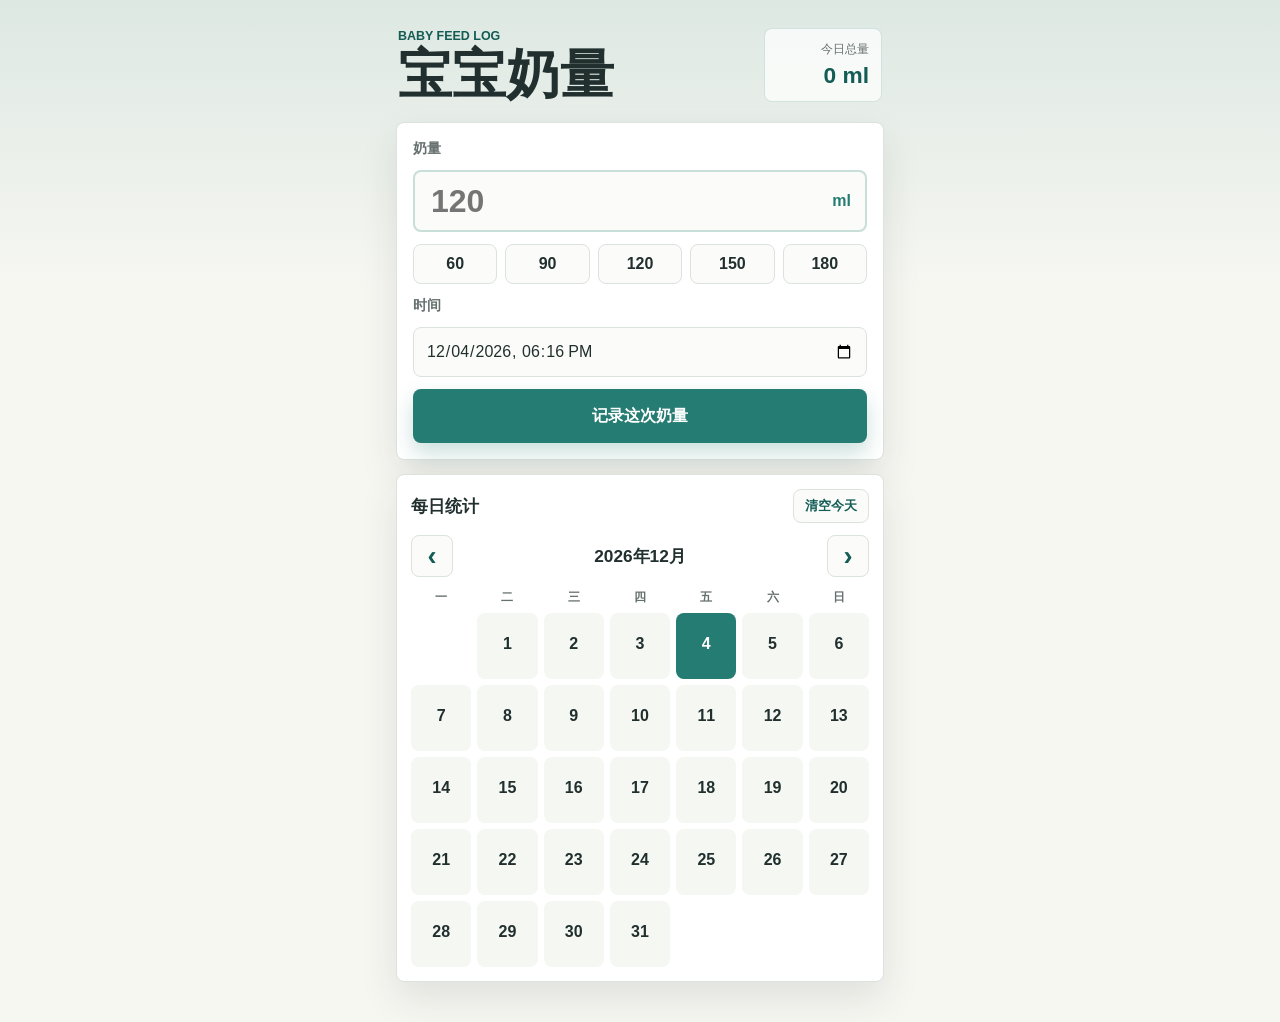
<file: index.html>
<!doctype html>
<html lang="zh-CN">
  <head>
    <meta charset="UTF-8" />
    <meta name="viewport" content="width=device-width, initial-scale=1, viewport-fit=cover" />
    <title>宝宝奶量记录</title>
    <link rel="stylesheet" href="styles.css" />
  </head>
  <body>
    <main class="app-shell">
      <section class="top-panel" aria-labelledby="app-title">
        <div>
          <p class="eyebrow">Baby Feed Log</p>
          <h1 id="app-title">宝宝奶量</h1>
        </div>
        <div class="today-total" aria-live="polite">
          <span>今日总量</span>
          <strong id="todayTotal">0 ml</strong>
        </div>
      </section>

      <form id="feedForm" class="entry-panel">
        <p id="statusMessage" class="status-message" role="status" hidden></p>

        <label for="amount">奶量</label>
        <div class="amount-row">
          <input id="amount" name="amount" type="number" min="1" max="999" step="1" inputmode="numeric" placeholder="120" required />
          <span>ml</span>
        </div>

        <div class="quick-buttons" aria-label="快速选择奶量">
          <button type="button" data-amount="60">60</button>
          <button type="button" data-amount="90">90</button>
          <button type="button" data-amount="120">120</button>
          <button type="button" data-amount="150">150</button>
          <button type="button" data-amount="180">180</button>
        </div>

        <label for="feedTime">时间</label>
        <input id="feedTime" name="feedTime" type="datetime-local" required />

        <button class="primary-action" type="submit">记录这次奶量</button>
      </form>

      <section id="calendarView" class="summary-panel app-view active" aria-labelledby="summary-title">
        <div class="section-heading">
          <h2 id="summary-title">每日统计</h2>
          <button id="clearToday" class="subtle-action" type="button">清空今天</button>
        </div>
        <div class="calendar-toolbar">
          <button id="prevMonth" class="icon-action" type="button" aria-label="上个月">‹</button>
          <strong id="calendarTitle"></strong>
          <button id="nextMonth" class="icon-action" type="button" aria-label="下个月">›</button>
        </div>
        <div class="week-row" aria-hidden="true">
          <span>一</span>
          <span>二</span>
          <span>三</span>
          <span>四</span>
          <span>五</span>
          <span>六</span>
          <span>日</span>
        </div>
        <div id="calendarGrid" class="calendar-grid" aria-live="polite"></div>
      </section>

      <section id="detailView" class="history-panel app-view" aria-labelledby="history-title" hidden>
        <div class="detail-topbar">
          <button id="backToCalendar" class="icon-action" type="button" aria-label="返回每日统计">‹</button>
          <div>
            <h2 id="history-title">记录明细</h2>
            <span id="detailDateLabel"></span>
          </div>
          <button id="clearSelectedDay" class="subtle-action danger" type="button">清空当天</button>
        </div>
        <div class="detail-total">
          <span>当天总量</span>
          <strong id="selectedDayTotal">0 ml</strong>
        </div>
        <ol id="feedList" class="feed-list"></ol>
      </section>
    </main>

    <template id="emptyStateTemplate">
      <div class="empty-state">
        <strong>还没有记录</strong>
        <span>添加第一次奶量后，这里会自动显示每天总量。</span>
      </div>
    </template>

    <script type="module" src="app.js"></script>
  </body>
</html>
</file>
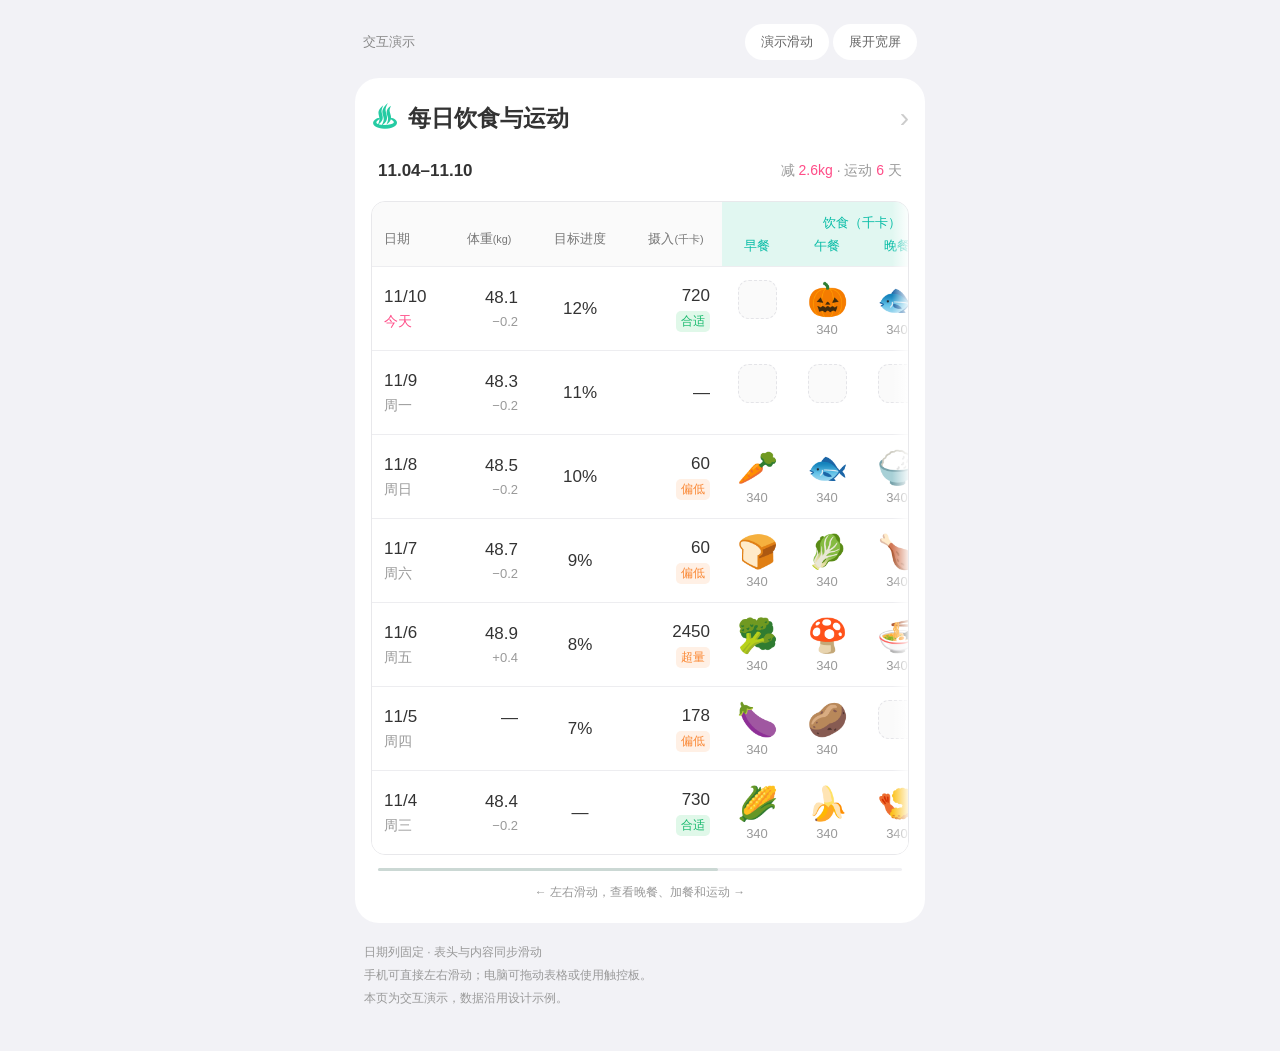
<file: nutrition-swipe-demo/index.html>
<!doctype html><html lang="zh-CN"><meta charset="UTF-8"><meta name="viewport" content="width=device-width,initial-scale=1"><title>每日饮食与运动 · 滑动演示</title><style>*{box-sizing:border-box}body{margin:0;background:#f2f2f6;color:#333;font-family:-apple-system,BlinkMacSystemFont,'Segoe UI',sans-serif;padding:24px 12px}.demo{max-width:570px;margin:auto}.tools{display:flex;align-items:center;justify-content:space-between;margin:0 8px 18px;font-size:13px;color:#888}button{font:inherit;border:0;cursor:pointer;border-radius:20px;padding:9px 16px;background:white;color:#666}button:focus-visible{outline:2px solid #0cba9a}.card{background:white;border-radius:24px;padding:22px 16px}h1{margin:0;font-size:23px;display:flex;align-items:center;gap:10px}h1 span{color:#25cba3;font-size:27px}h1 b{margin-left:auto;color:#ccc;font-size:28px;font-weight:400}.summary{display:flex;justify-content:space-between;align-items:center;gap:10px;margin:25px 7px 20px;font-size:14px;color:#999}.summary strong{font-size:17px;color:#333}.pink{color:#ff4d88}.frame{position:relative;border:1px solid #e8e8eb;border-radius:14px;overflow:hidden}.scroller{overflow-x:auto;overscroll-behavior-x:contain;-webkit-overflow-scrolling:touch;scrollbar-width:none;cursor:grab;touch-action:pan-x pan-y}.scroller::-webkit-scrollbar{display:none}.scroller.dragging{cursor:grabbing;user-select:none}table{border-collapse:separate;border-spacing:0;width:826px;table-layout:fixed;font-variant-numeric:tabular-nums}th{font-weight:400;color:#777;background:#fafafa;font-size:13px;height:32px}thead tr:first-child th{padding-top:10px}thead tr:last-child th{padding-bottom:10px}th[rowspan]{height:64px}td{height:84px;border-top:1px solid #ededf0;background:white;padding:9px 12px;text-align:right;font-size:17px}td small{display:block;color:#999;font-size:13px;margin-top:6px}.date{position:sticky;left:0;text-align:left;z-index:2;background:white;padding-left:12px}.date small{font-size:14px}th.date{z-index:3;background:#fafafa}.meal{text-align:center;padding:6px}.food{font-size:33px;height:39px;line-height:39px}.meal small{margin-top:3px;font-size:13px}.empty{width:39px;height:39px;border:1px dashed #e4e4e8;background:#fafafa;border-radius:11px;margin:auto}.empty+small{visibility:hidden}.group{background:#e1f7f1;color:#09bda7}.exercise{text-align:left;font-size:15px}.state{font-size:12px;display:inline-block;padding:2px 5px;border-radius:5px;margin-top:5px;background:#e0f8e9;color:#15b96c}.orange{background:#fff0e5;color:#fa8733}.progress{text-align:center}.frame:after{content:'';position:absolute;right:0;top:0;bottom:0;width:16px;pointer-events:none;background:linear-gradient(90deg,transparent,#ffffffdb);opacity:var(--fade,1)}.track{height:3px;background:#f0f0f3;margin:13px 7px 0;border-radius:8px}.thumb{height:3px;background:#cbd8d4;border-radius:8px;width:50%}.hint{text-align:center;font-size:12px;color:#999;margin:13px 0 0}.foot{margin:18px 9px;color:#999;font-size:12px;line-height:1.9}.wide{max-width:1000px}.wide table{width:100%}.wide .summary{justify-content:space-between}@media(max-width:380px){h1{font-size:20px}.summary{font-size:12px}.summary strong{font-size:15px}.card{padding:20px 10px}}
</style><main class="demo" id="demo"><div class="tools"><span>交互演示</span><div><button id="play">演示滑动</button> <button id="wide">展开宽屏</button></div></div><section class="card"><h1><span>♨</span>每日饮食与运动<b>›</b></h1><div class="summary"><strong>11.04–11.10</strong><span>减 <span class="pink">2.6kg</span> · 运动 <span class="pink">6</span> 天</span></div><div class="frame" id="frame"><div class="scroller" id="scroll" tabindex="0" aria-label="饮食与运动记录表，左右滑动查看更多列"><table><colgroup><col style="width:76px"><col style="width:82px"><col style="width:100px"><col style="width:92px"><col span="4" style="width:70px"><col style="width:196px"></colgroup><thead><tr><th rowspan="2" class="date">日期</th><th rowspan="2">体重<small>(kg)</small></th><th rowspan="2">目标进度</th><th rowspan="2">摄入<small>(千卡)</small></th><th colspan="4" class="group">饮食（千卡）</th><th rowspan="2" style="text-align:left;padding-left:12px">运动</th></tr><tr><th class="group">早餐</th><th class="group">午餐</th><th class="group">晚餐</th><th class="group">加餐</th></tr></thead><tbody id="rows"></tbody></table></div></div><div class="track"><div class="thumb" id="thumb"></div></div><p class="hint" id="hint">← 左右滑动，查看晚餐、加餐和运动 →</p></section><div class="foot">日期列固定 · 表头与内容同步滑动<br>手机可直接左右滑动；电脑可拖动表格或使用触控板。<br>本页为交互演示，数据沿用设计示例。</div></main><script>const data=[['11/10','今天','48.1','−0.2','12%','720','合适',['','🎃','🐟','🥛'],'瑜伽','2小时30分 · 另2项 ›'],['11/9','周一','48.3','−0.2','11%','—','',['','','',''],'—',''],['11/8','周日','48.5','−0.2','10%','60','偏低',['🥕','🐟','🍚','🍎'],'快走','20分钟'],['11/7','周六','48.7','−0.2','9%','60','偏低',['🍞','🥬','🍗','🥛'],'瑜伽','40分钟'],['11/6','周五','48.9','+0.4','8%','2450','超量',['🥦','🍄','🍜','🍌'],'慢跑','5 km'],['11/5','周四','—','','7%','178','偏低',['🍆','🥔','',''],'—',''],['11/4','周三','48.4','−0.2','—','730','合适',['🌽','🍌','🍤','🍓'],'力量训练','30分钟']];document.getElementById('rows').innerHTML=data.map(r=>`<tr><td class="date">${r[0]}<small style="${r[1]==='今天'?'color:#ff4d88':''}">${r[1]}</small></td><td>${r[2]}<small>${r[3]||'&nbsp;'}</small></td><td class="progress">${r[4]}</td><td>${r[5]}${r[6]?`<br><span class="state ${r[6]==='合适'?'':'orange'}">${r[6]}</span>`:''}</td>${r[7].map(f=>`<td class="meal"><div class="${f?'food':'empty'}">${f}</div><small>340</small></td>`).join('')}<td class="exercise">${r[8]}<small>${r[9]}</small></td></tr>`).join('');const sc=document.getElementById('scroll'),thumb=document.getElementById('thumb'),hint=document.getElementById('hint');function update(){let max=sc.scrollWidth-sc.clientWidth;thumb.style.width=(sc.clientWidth/sc.scrollWidth*100)+'%';thumb.style.transform=`translateX(${sc.scrollLeft/sc.scrollWidth*sc.clientWidth}px)`;document.getElementById('frame').style.setProperty('--fade',max-sc.scrollLeft<3?0:1);hint.textContent=max<2?'全部列已展示':sc.scrollLeft>max-5?'向右滑动，返回体重与进度 →':'← 左右滑动，查看晚餐、加餐和运动 →'}sc.addEventListener('scroll',update,{passive:true});window.addEventListener('resize',update);let down=false,start=0,left=0;sc.addEventListener('pointerdown',e=>{if(e.pointerType==='touch')return;down=true;start=e.clientX;left=sc.scrollLeft;sc.setPointerCapture(e.pointerId);sc.classList.add('dragging')});sc.addEventListener('pointermove',e=>{if(down)sc.scrollLeft=left-(e.clientX-start)});function end(){down=false;sc.classList.remove('dragging')}sc.addEventListener('pointerup',end);sc.addEventListener('pointercancel',end);let playing=false;document.getElementById('play').onclick=async()=>{if(playing)return;playing=true;let b=document.getElementById('play');b.textContent='演示中…';sc.scrollTo({left:sc.scrollWidth,behavior:'smooth'});await new Promise(r=>setTimeout(r,1400));sc.scrollTo({left:0,behavior:'smooth'});await new Promise(r=>setTimeout(r,800));b.textContent='演示滑动';playing=false};document.getElementById('wide').onclick=e=>{let v=document.getElementById('demo').classList.toggle('wide');e.target.textContent=v?'收回窄屏':'展开宽屏';requestAnimationFrame(update)};update();</script></html>
</file>
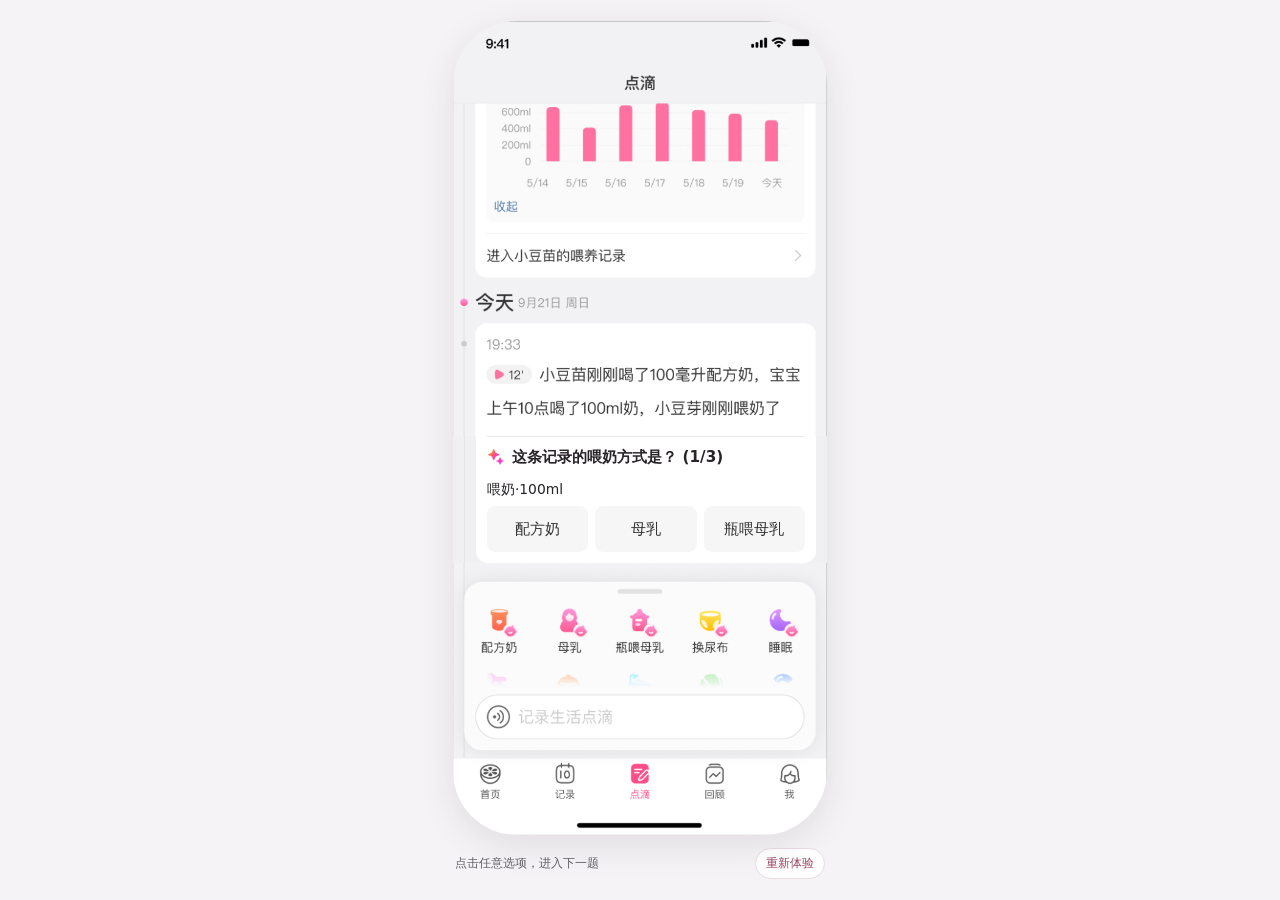
<file: feeding-quiz-motion.html>
<!doctype html>
<html lang="zh-CN">
<head>
<meta charset="utf-8">
<meta name="viewport" content="width=device-width, initial-scale=1">
<title>点滴 · 三题切换动效</title>
<style>
*{box-sizing:border-box}
body{margin:0;background:#f5f3f5;color:#28242a;font:14px system-ui,-apple-system,"PingFang SC",sans-serif;min-height:100svh;display:grid;place-items:center;padding:16px}
main{width:min(100%,390px,calc((100svh - 86px)*.46))}
.phone{width:100%;aspect-ratio:614/1335;position:relative;overflow:hidden;isolation:isolate;background:#f0f0f2;container-type:inline-size;border-radius:5cqw;box-shadow:0 10px 35px #3623381a}
img{display:block;width:100%;user-select:none;pointer-events:none}
.top,.bottom{position:absolute;z-index:2;left:0}
.top{top:0}.bottom{bottom:0}
.stack{position:absolute;left:0;right:0;bottom:72.64cqw}
.context{position:absolute;left:0;bottom:100%}
.card{margin-left:6.03cqw;margin-right:2.93cqw;background:#fff;border-radius:0 0 3.1cqw 3.1cqw;padding:0 3.02cqw;position:relative}
.card::before{content:"";position:absolute;left:-3.02cqw;top:0;bottom:-5.2cqw;width:1px;background:#e4e4e6}
.viewport{position:relative;overflow:hidden;height:34.04cqw;transition:height 300ms cubic-bezier(.22,.75,.25,1)}
.panel{padding:2.65cqw 0 3cqw;border-top:1px solid #ebebeb;transform-origin:center}
.outgoing{position:absolute;inset:0 0 auto;pointer-events:none}
.heading{display:flex;align-items:center;gap:2.2cqw;font-size:4.06cqw;line-height:5.7cqw;font-weight:650;white-space:nowrap}
.spark{width:4.6cqw;flex:none}
.detail{font-size:3.7cqw;margin:3.3cqw 0 2.1cqw;line-height:4.9cqw}
.row{display:grid;grid-template-columns:repeat(3,minmax(0,1fr));gap:1.9cqw}
.row+.row{margin-top:2.93cqw}
button{font:inherit;cursor:pointer;-webkit-tap-highlight-color:transparent}
.choice{border:1px solid transparent;border-radius:2.2cqw;background:#f6f6f6;color:#333;height:12.05cqw;font-size:4.1cqw;white-space:nowrap;transition:background 120ms,color 120ms,border-color 120ms,transform 120ms}
.choice:active{transform:scale(.96)}
.choice.selected{background:#ffd9e6;color:#ff4d88;border-color:#ff82ae}
.choice:focus-visible,.replay:focus-visible{outline:2px solid #d92d68;outline-offset:2px}
.toolbar{display:flex;align-items:center;justify-content:space-between;margin:12px 2px 0;color:#646069;gap:6px;font-size:12px}
.replay{border:1px solid #eadce4;background:white;border-radius:18px;padding:6px 10px;color:#994765;white-space:nowrap}
@media(prefers-reduced-motion:reduce){.viewport,.choice{transition:none}}
</style>
</head>
<body>
<main>
<div class="phone">
<img class="top" alt="" src="[data-uri]">
<div class="stack">
<img class="context" alt="" src="[data-uri]">
<section class="card" aria-label="喂奶方式答题"><div class="viewport"><div class="panel"></div></div></section>
</div>
<img class="bottom" alt="" src="[data-uri]">
</div>
<div class="toolbar"><span id="status" role="status">点击任意选项，进入下一题</span><button class="replay" type="button">重新体验</button></div>
</main>
<script>
const panel = document.querySelector('.panel');
const viewport = document.querySelector('.viewport');
const status = document.querySelector('#status');
const replay = document.querySelector('.replay');
const reducedMotion = matchMedia('(prefers-reduced-motion: reduce)');
const labels = ['配方奶','母乳','瓶喂母乳'];
let step = 1;
let pending = false;
let finished = false;
let timer;
let motion;
let outgoing;
let outgoingMotion;
function render() {
  const rows = Array.from({length: step === 2 ? 2 : 1}, (_, index) =>
    '<div class="row" role="group" aria-label="第'+(index+1)+'组选项">'+
    labels.map(label => '<button class="choice" type="button" aria-pressed="false">'+label+'</button>').join('')+'</div>'
  ).join('');
  panel.innerHTML = '<div class="heading"><img class="spark" alt="" src="[data-uri]">这条记录的喂奶方式是？ ('+step+'/3)</div><div class="detail">喂奶·100ml</div>'+rows;
  viewport.style.height = step === 2 ? '49.02cqw' : '34.04cqw';
}
function slide(element, from, to) {
  return element.animate(
    [{transform: 'translateX('+from+'%)'}, {transform: 'translateX('+to+'%)'}],
    {duration: 300, easing: 'cubic-bezier(.22,.75,.25,1)'}
  );
}
panel.addEventListener('click', async event => {
  const choice = event.target.closest('.choice');
  if (!choice || pending || finished) return;
  const keyboard = event.detail === 0;
  pending = true;
  choice.classList.add('selected');
  choice.setAttribute('aria-pressed','true');
  if(step === 3){
    finished = true;
    status.textContent = '已完成 3 道题';
    return;
  }
  timer = setTimeout(async () => {
    try {
      const shouldSlide = !reducedMotion.matches;
      if (shouldSlide) {
        outgoing = panel.cloneNode(true);
        outgoing.classList.add('outgoing');
        outgoing.inert = true;
        viewport.append(outgoing);
      }
      step++;
      render();
      status.textContent = '第 '+step+' 题，共 3 题';
      if (shouldSlide) {
        outgoingMotion = slide(outgoing, 0, -100);
        motion = slide(panel, 100, 0);
        await Promise.all([outgoingMotion.finished, motion.finished]);
        outgoing.remove();
        outgoing = null;
      }
      pending = false;
      if(keyboard) panel.querySelector('button').focus();
    } catch(error) { if(error.name !== 'AbortError') throw error; }
  },reducedMotion.matches ? 0 : 170);
});
replay.addEventListener('click', () => {
  clearTimeout(timer);
  motion?.cancel();
  outgoingMotion?.cancel();
  outgoing?.remove();
  outgoing = null;
  step = 1;
  pending = false;
  finished = false;
  status.textContent = '点击任意选项，进入下一题';
  render();
});
render();
</script>
</body>
</html>
</file>
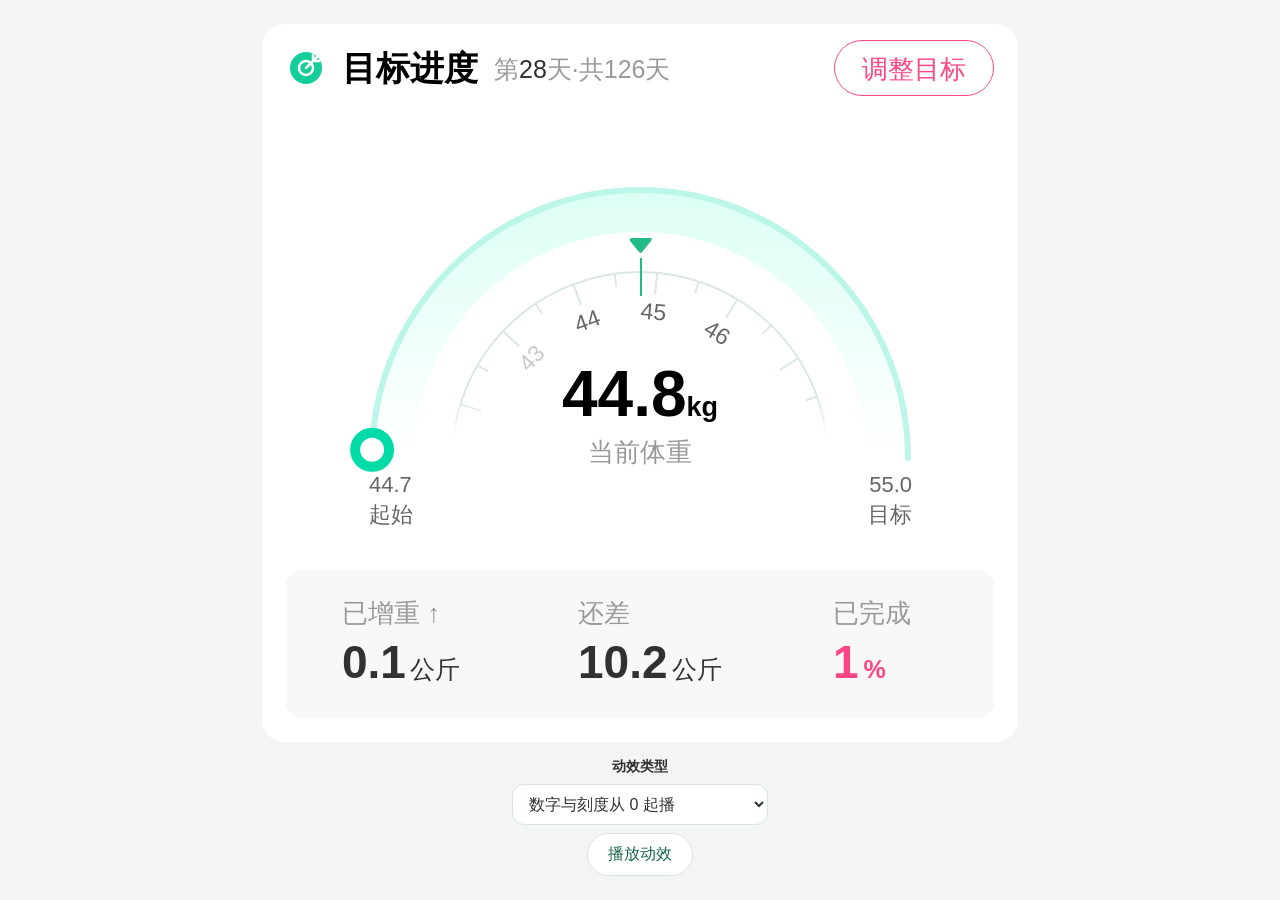
<file: weight-progress-demo.html>
<!doctype html>
<html lang="zh-CN">
<meta charset="utf-8">
<meta name="viewport" content="width=device-width, initial-scale=1">
<title>体重目标进度 · 动效 Demo</title>
<style>
*{box-sizing:border-box}body{margin:0;min-height:100svh;display:grid;place-items:center;padding:16px;background:#f2f5f4;font-family:-apple-system,BlinkMacSystemFont,"PingFang SC","Microsoft YaHei",sans-serif;color:#303232}main{width:min(100%,756px)}svg{display:block;width:100%;height:auto;background:white;border-radius:22px;font-variant-numeric:tabular-nums}footer{display:flex;justify-content:center;padding-top:16px}button{font:inherit;border:1px solid #d8e5df;background:white;color:#17664e;border-radius:24px;padding:10px 20px;cursor:pointer}
footer label{font-size:14px;font-weight:600}footer select{font:inherit;color:inherit;width:min(100%,420px);padding:10px 12px;border:1px solid #d8e5df;border-radius:12px;background:white}
</style>
<main>
<svg id="gauge" viewBox="0 0 756 718" role="img" aria-label="体重目标进度。起始 44.7 公斤，当前 44.8 公斤，目标 55.0 公斤，已完成 1%。">
<defs>
<linearGradient id="band" x2="0" y2="1" gradientUnits="objectBoundingBox"><stop stop-color="#dcfff5"/><stop offset="1" stop-color="#fff"/></linearGradient>
<linearGradient id="fade" x2="0" y2="1"><stop offset=".8" stop-color="white"/><stop offset="1" stop-color="black"/></linearGradient>
<mask id="scaleFade"><rect x="183" y="242" width="390" height="169" fill="url(#fade)"/></mask>
<clipPath id="scaleCrop"><rect x="183" y="242" width="390" height="169"/></clipPath>
</defs>
<circle cx="44" cy="44" r="16" fill="#13ce99"/>
<circle cx="44" cy="44" r="7" fill="none" stroke="#fff" stroke-width="2.5"/>
<path d="M44 44l13-13m-6 0v6h6" fill="none" stroke="#fff" stroke-width="2.5" stroke-linecap="round"/>
<text x="80" y="56" font-size="34" font-weight="650">目标进度</text>
<text x="232" y="54" fill="#999" font-size="25">第<tspan fill="#303232">28</tspan>天·共126天</text>
<rect x="572.5" y="16.5" width="159" height="55" rx="27.5" fill="none" stroke="#ff4585"/>
<text x="652" y="54" text-anchor="middle" font-size="26" fill="#ff4585">调整目标</text>
<path d="M110 434 A268 268 0 0 1 646 434 H604 A226 226 0 0 0 152 434Z" fill="url(#band)"/>
<path d="M110 434 A268 268 0 0 1 646 434" fill="none" stroke="#bcf6e9" stroke-width="6" stroke-linecap="round"/>
<path id="progress" fill="none" stroke="#00dba7" stroke-width="13" stroke-linecap="round"/>
<circle id="handle" r="17" fill="#fff" stroke="#00dba7" stroke-width="10"/>
<g clip-path="url(#scaleCrop)" mask="url(#scaleFade)">
<circle cx="378" cy="436" r="188" fill="none" stroke="#dce8e4" stroke-width="2"/>
<g id="ticks"></g>
</g>
<path d="M370 214h18q3 0 1 3l-9 11q-1 2-3 0l-9-11q-1-3 2-3" fill="#24bb8b"/>
<path d="M379 234v38" stroke="#24bb8b" stroke-width="2"/>
<text x="378" y="392" text-anchor="middle" font-size="64" font-weight="650"><tspan id="weight">44.8</tspan><tspan font-size="27" font-weight="550">kg</tspan></text>
<text x="378" y="437" text-anchor="middle" fill="#999" font-size="26">当前体重</text>
<g fill="#666" font-size="22">
<text x="107" y="468">44.7<tspan x="107" dy="30">起始</tspan></text>
<text x="650" y="468" text-anchor="end">55.0<tspan x="650" dy="30">目标</tspan></text>
</g>
<rect x="24" y="546" width="708" height="148" rx="16" fill="#f8f8f8"/>
<g fill="#999" font-size="26"><text x="80" y="598">已增重 ↑</text><text x="316" y="598">还差</text><text x="571" y="598">已完成</text></g>
<g font-size="46" fill="#303232" font-weight="580">
<text x="80" y="654"><tspan id="gained">0.1</tspan><tspan dx="4" font-size="25">公斤</tspan></text>
<text x="316" y="654"><tspan id="remaining">10.2</tspan><tspan dx="4" font-size="25">公斤</tspan></text>
<text x="571" y="654" fill="#ff4585"><tspan id="percent">1</tspan><tspan dx="5" font-size="25">%</tspan></text>
</g>
</svg>
<footer style="display:grid;justify-items:center;gap:8px">
  <label for="mode">动效类型</label>
  <select id="mode"></select>
  <button id="replay" type="button">播放动效</button>
</footer>
</main>
<script>
const startWeight = 44.7;
const modes = [
  {target: 44.8, numberStartsAtZero: true, scaleStartsAtZero: true, title: '数字与刻度从 0 起播'},
  {target: 44.8, numberStartsAtZero: false, scaleStartsAtZero: false, title: '数字与刻度从起始体重起播'},
  {target: 48.6, numberStartsAtZero: true, scaleStartsAtZero: true, title: '数字与刻度从 0 起播'},
  {target: 48.6, numberStartsAtZero: false, scaleStartsAtZero: false, title: '数字与刻度从起始体重起播'}
];
let activeMode = 0;
const goalWeight = 55;
const duration = 1250;
const degreesPerKg = 26;
const svgNamespace = 'http://www.w3.org/2000/svg';
const byId = id => document.getElementById(id);
const ticks = byId('ticks');

function svgElement(tag, attributes) {
  const element = document.createElementNS(svgNamespace, tag);
  for (const [name, value] of Object.entries(attributes)) element.setAttribute(name, value);
  return element;
}

const scaleMarks = [];
for (let halfKg = 0; halfKg <= 104; halfKg++) {
  const value = halfKg / 2;
  const major = Number.isInteger(value);
  const group = svgElement('g', {});
  let label;
  group.append(svgElement('line', {
    x1: 378, x2: 378, y1: 248, y2: major ? 270 : 260,
    stroke: '#dce8e4', 'stroke-width': 2
  }));
  if (major) {
    label = svgElement('text', {x: 378, y: 295, 'text-anchor': 'middle', fill: '#666', 'font-size': 23});
    label.textContent = value;
    group.append(label);
  }
  ticks.append(group);
  scaleMarks.push({value, group, label});
}

function render(fraction) {
  const {target, numberStartsAtZero, scaleStartsAtZero} = modes[activeMode];
  const numberStart = numberStartsAtZero ? 0 : startWeight;
  const scaleStart = scaleStartsAtZero ? 0 : startWeight;
  const weight = scaleStart + (target - scaleStart) * fraction;
  const displayedWeight = numberStart + (target - numberStart) * fraction;
  const progress = (target - startWeight) / (goalWeight - startWeight) * fraction;
  const angle = Math.PI * progress;
  const x = 378 - 268 * Math.cos(angle);
  const y = 434 - 268 * Math.sin(angle);
  byId('progress').setAttribute('d', progress > 0 ? `M110 434 A268 268 0 0 1 ${x} ${y}` : '');
  byId('handle').setAttribute('cx', x);
  byId('handle').setAttribute('cy', y);
  for (const {value, group, label} of scaleMarks) {
    const offset = value - weight;
    const distance = Math.abs(offset);
    group.style.display = distance <= 3.4 ? '' : 'none';
    if (distance > 3.4) continue;
    group.setAttribute('transform', `rotate(${offset * degreesPerKg} 378 436)`);
    if (label) {
      // A four-kilogram window contains at most four visible integer labels.
      const fade = Math.max(0, Math.min(1, (2 - distance) / 0.5));
      label.style.opacity = fade * fade * (3 - 2 * fade);
    }
  }
  byId('weight').textContent = displayedWeight.toFixed(1);
}

let frame;
function play() {
  cancelAnimationFrame(frame);
  render(0);
  let started;
  function animate(now) {
    started ??= now;
    const time = Math.min((now - started) / duration, 1);
    render(1 - (1 - time) ** 3);
    if (time < 1) frame = requestAnimationFrame(animate);
  }
  frame = requestAnimationFrame(animate);
}

function selectMode(index) {
  activeMode = index;
  const {target} = modes[index];
  const gained = target - startWeight;
  const percent = Math.round(gained / (goalWeight - startWeight) * 100);
  byId('gained').textContent = gained.toFixed(1);
  byId('remaining').textContent = (goalWeight - target).toFixed(1);
  byId('percent').textContent = percent;
  byId('gauge').setAttribute('aria-label', `起始 ${startWeight} 公斤，当前 ${target} 公斤，目标 ${goalWeight} 公斤，已完成 ${percent}%`);
}

const picker = byId('mode');
for (const target of new Set(modes.map(mode => mode.target))) {
  const group = document.createElement('optgroup');
  group.label = '当前体重 ' + target + ' kg';
  modes.forEach((mode, index) => {
    if (mode.target !== target) return;
    const option = document.createElement('option');
    option.value = String(index);
    option.textContent = mode.title;
    group.append(option);
  });
  picker.append(group);
}
picker.value = '0';
byId('replay').addEventListener('click', () => {
  selectMode(Number(picker.value));
  play();
});
selectMode(0);
if (matchMedia('(prefers-reduced-motion: reduce)').matches) render(1);
else play();
</script>
</html>
</file>
<file: styles.css>
:root {
  color-scheme: light;
  --bg: #f7f7f2;
  --panel: #ffffff;
  --ink: #21302f;
  --muted: #66706e;
  --line: #dce2dc;
  --brand: #257c72;
  --brand-dark: #135d55;
  --accent: #f0b35a;
  --danger: #b74a44;
  --shadow: 0 16px 38px rgba(35, 48, 47, 0.11);
}

* {
  box-sizing: border-box;
}

body {
  margin: 0;
  min-height: 100vh;
  background:
    linear-gradient(180deg, rgba(37, 124, 114, 0.12), transparent 290px),
    var(--bg);
  color: var(--ink);
  font-family: -apple-system, BlinkMacSystemFont, "Segoe UI", "PingFang SC", "Microsoft YaHei", sans-serif;
}

button,
input {
  font: inherit;
}

button {
  cursor: pointer;
}

.app-shell {
  width: min(100%, 520px);
  margin: 0 auto;
  padding: max(18px, env(safe-area-inset-top)) 16px max(26px, env(safe-area-inset-bottom));
}

.top-panel {
  display: grid;
  grid-template-columns: 1fr auto;
  align-items: end;
  gap: 16px;
  padding: 10px 2px 20px;
}

.eyebrow {
  margin: 0 0 5px;
  color: var(--brand-dark);
  font-size: 0.78rem;
  font-weight: 800;
  letter-spacing: 0;
  text-transform: uppercase;
}

h1,
h2,
p {
  margin: 0;
}

h1 {
  font-size: clamp(2.05rem, 12vw, 3.35rem);
  line-height: 1;
}

h2 {
  font-size: 1.05rem;
}

.today-total {
  display: grid;
  gap: 4px;
  min-width: 118px;
  padding: 12px;
  border: 1px solid rgba(37, 124, 114, 0.18);
  border-radius: 8px;
  background: rgba(255, 255, 255, 0.72);
  text-align: right;
}

.today-total span {
  color: var(--muted);
  font-size: 0.78rem;
}

.today-total strong {
  font-size: 1.42rem;
  color: var(--brand-dark);
}

.entry-panel,
.summary-panel,
.history-panel {
  margin-bottom: 14px;
  border: 1px solid var(--line);
  border-radius: 8px;
  background: var(--panel);
  box-shadow: var(--shadow);
}

.app-view[hidden] {
  display: none;
}

.entry-panel[hidden] {
  display: none;
}

.entry-panel {
  display: grid;
  gap: 12px;
  padding: 16px;
}

.status-message {
  padding: 10px 12px;
  border: 1px solid rgba(240, 179, 90, 0.45);
  border-radius: 8px;
  background: #fff8ea;
  color: #76521a;
  font-size: 0.84rem;
  line-height: 1.45;
}

label {
  color: var(--muted);
  font-size: 0.9rem;
  font-weight: 700;
}

.amount-row {
  display: grid;
  grid-template-columns: 1fr auto;
  align-items: center;
  gap: 10px;
  min-height: 62px;
  padding: 0 14px;
  border: 2px solid rgba(37, 124, 114, 0.24);
  border-radius: 8px;
  background: #fbfcfa;
}

.amount-row input {
  width: 100%;
  border: 0;
  outline: 0;
  background: transparent;
  color: var(--ink);
  font-size: 2rem;
  font-weight: 800;
}

.amount-row span {
  color: var(--brand);
  font-weight: 800;
}

input[type="datetime-local"] {
  min-height: 50px;
  width: 100%;
  padding: 0 12px;
  border: 1px solid var(--line);
  border-radius: 8px;
  background: #fbfcfa;
  color: var(--ink);
}

.quick-buttons {
  display: grid;
  grid-template-columns: repeat(5, 1fr);
  gap: 8px;
}

.quick-buttons button,
.subtle-action {
  min-height: 40px;
  border: 1px solid var(--line);
  border-radius: 8px;
  background: #fbfcfa;
  color: var(--ink);
  font-weight: 700;
}

.quick-buttons button:active,
.subtle-action:active,
.primary-action:active {
  transform: translateY(1px);
}

.primary-action {
  min-height: 54px;
  border: 0;
  border-radius: 8px;
  background: var(--brand);
  color: #fff;
  font-weight: 850;
  box-shadow: 0 10px 20px rgba(37, 124, 114, 0.24);
}

.summary-panel,
.history-panel {
  padding: 14px;
}

.section-heading {
  display: flex;
  align-items: center;
  justify-content: space-between;
  gap: 12px;
  margin-bottom: 12px;
}

.subtle-action {
  min-height: 34px;
  padding: 0 11px;
  color: var(--brand-dark);
  font-size: 0.84rem;
}

.subtle-action.danger {
  color: var(--danger);
}

.calendar-toolbar {
  display: grid;
  grid-template-columns: 42px 1fr 42px;
  align-items: center;
  gap: 8px;
  margin-bottom: 12px;
  text-align: center;
}

.calendar-toolbar strong {
  font-size: 1.08rem;
}

.icon-action {
  display: grid;
  place-items: center;
  width: 42px;
  height: 42px;
  border: 1px solid var(--line);
  border-radius: 8px;
  background: #fbfcfa;
  color: var(--brand-dark);
  font-size: 1.7rem;
  font-weight: 800;
  line-height: 1;
}

.week-row,
.calendar-grid {
  display: grid;
  grid-template-columns: repeat(7, minmax(0, 1fr));
  gap: 6px;
}

.week-row {
  margin-bottom: 7px;
  color: var(--muted);
  font-size: 0.78rem;
  font-weight: 800;
  text-align: center;
}

.day-row {
  position: relative;
  display: flex;
  min-height: 66px;
  width: 100%;
  flex-direction: column;
  align-items: center;
  justify-content: center;
  gap: 4px;
  padding: 8px 3px;
  border: 1px solid transparent;
  border-radius: 8px;
  background: #f5f7f2;
  color: var(--ink);
  text-align: center;
}

.day-row.empty {
  visibility: hidden;
}

.day-row.today {
  border-color: rgba(37, 124, 114, 0.42);
  box-shadow: inset 0 0 0 1px rgba(37, 124, 114, 0.18);
}

.day-row.has-record {
  background: #eef7f3;
}

.day-row.selected {
  background: var(--brand);
  color: #fff;
}

.day-number {
  font-size: 1rem;
  font-weight: 850;
}

.day-total {
  color: var(--muted);
  font-size: 0.68rem;
  font-weight: 800;
  line-height: 1.1;
}

.day-row.selected .day-total {
  color: rgba(255, 255, 255, 0.86);
}

.detail-topbar {
  display: grid;
  grid-template-columns: 42px 1fr auto;
  align-items: center;
  gap: 10px;
  margin-bottom: 12px;
}

.detail-topbar h2 {
  margin-bottom: 2px;
}

#detailDateLabel {
  color: var(--muted);
  font-size: 0.82rem;
}

.detail-total {
  display: grid;
  grid-template-columns: 1fr auto;
  align-items: center;
  gap: 12px;
  margin-bottom: 12px;
  padding: 12px;
  border-radius: 8px;
  background: #eef7f3;
}

.detail-total span {
  color: var(--muted);
  font-weight: 700;
}

.detail-total strong {
  color: var(--brand-dark);
  font-size: 1.25rem;
}

.feed-list {
  display: grid;
  gap: 8px;
  margin: 0;
  padding: 0;
  list-style: none;
}

.feed-item {
  display: grid;
  grid-template-columns: 1fr auto auto;
  align-items: center;
  gap: 10px;
  padding: 12px;
  border: 1px solid var(--line);
  border-radius: 8px;
}

.feed-item.editing {
  grid-template-columns: 1fr;
  align-items: stretch;
}

.feed-time {
  display: grid;
  gap: 2px;
}

.feed-time strong {
  font-size: 0.96rem;
}

.feed-time span {
  color: var(--muted);
  font-size: 0.82rem;
}

.feed-amount {
  color: var(--brand-dark);
  font-weight: 850;
}

.feed-actions,
.feed-edit-controls {
  display: flex;
  align-items: center;
  gap: 7px;
}

.feed-edit-controls {
  justify-content: flex-end;
}

.mini-action {
  min-height: 34px;
  padding: 0 10px;
  border: 1px solid var(--line);
  border-radius: 8px;
  background: #fbfcfa;
  color: var(--brand-dark);
  font-size: 0.84rem;
  font-weight: 800;
}

.mini-action.save {
  border-color: transparent;
  background: var(--brand);
  color: #fff;
}

.edit-amount-row {
  display: grid;
  grid-template-columns: 1fr auto;
  align-items: center;
  gap: 8px;
  min-height: 48px;
  padding: 0 12px;
  border: 2px solid rgba(37, 124, 114, 0.24);
  border-radius: 8px;
  background: #fbfcfa;
}

.edit-amount-input {
  width: 100%;
  border: 0;
  outline: 0;
  background: transparent;
  color: var(--ink);
  font-size: 1.35rem;
  font-weight: 850;
}

.edit-amount-row span {
  color: var(--brand-dark);
  font-weight: 850;
}

.delete-button {
  display: grid;
  place-items: center;
  width: 34px;
  height: 34px;
  border: 1px solid rgba(183, 74, 68, 0.28);
  border-radius: 8px;
  background: #fff8f7;
  color: var(--danger);
  font-size: 1.2rem;
  line-height: 1;
}

.empty-state {
  display: grid;
  gap: 5px;
  padding: 22px 14px;
  border: 1px dashed var(--line);
  border-radius: 8px;
  color: var(--muted);
  text-align: center;
}

.empty-state strong {
  color: var(--ink);
}

@media (max-width: 380px) {
  .top-panel {
    grid-template-columns: 1fr;
  }

  .today-total {
    text-align: left;
  }

  .quick-buttons {
    grid-template-columns: repeat(3, 1fr);
  }

  .day-row {
    min-height: 58px;
  }

  .day-total {
    font-size: 0.62rem;
  }
}
</file>
